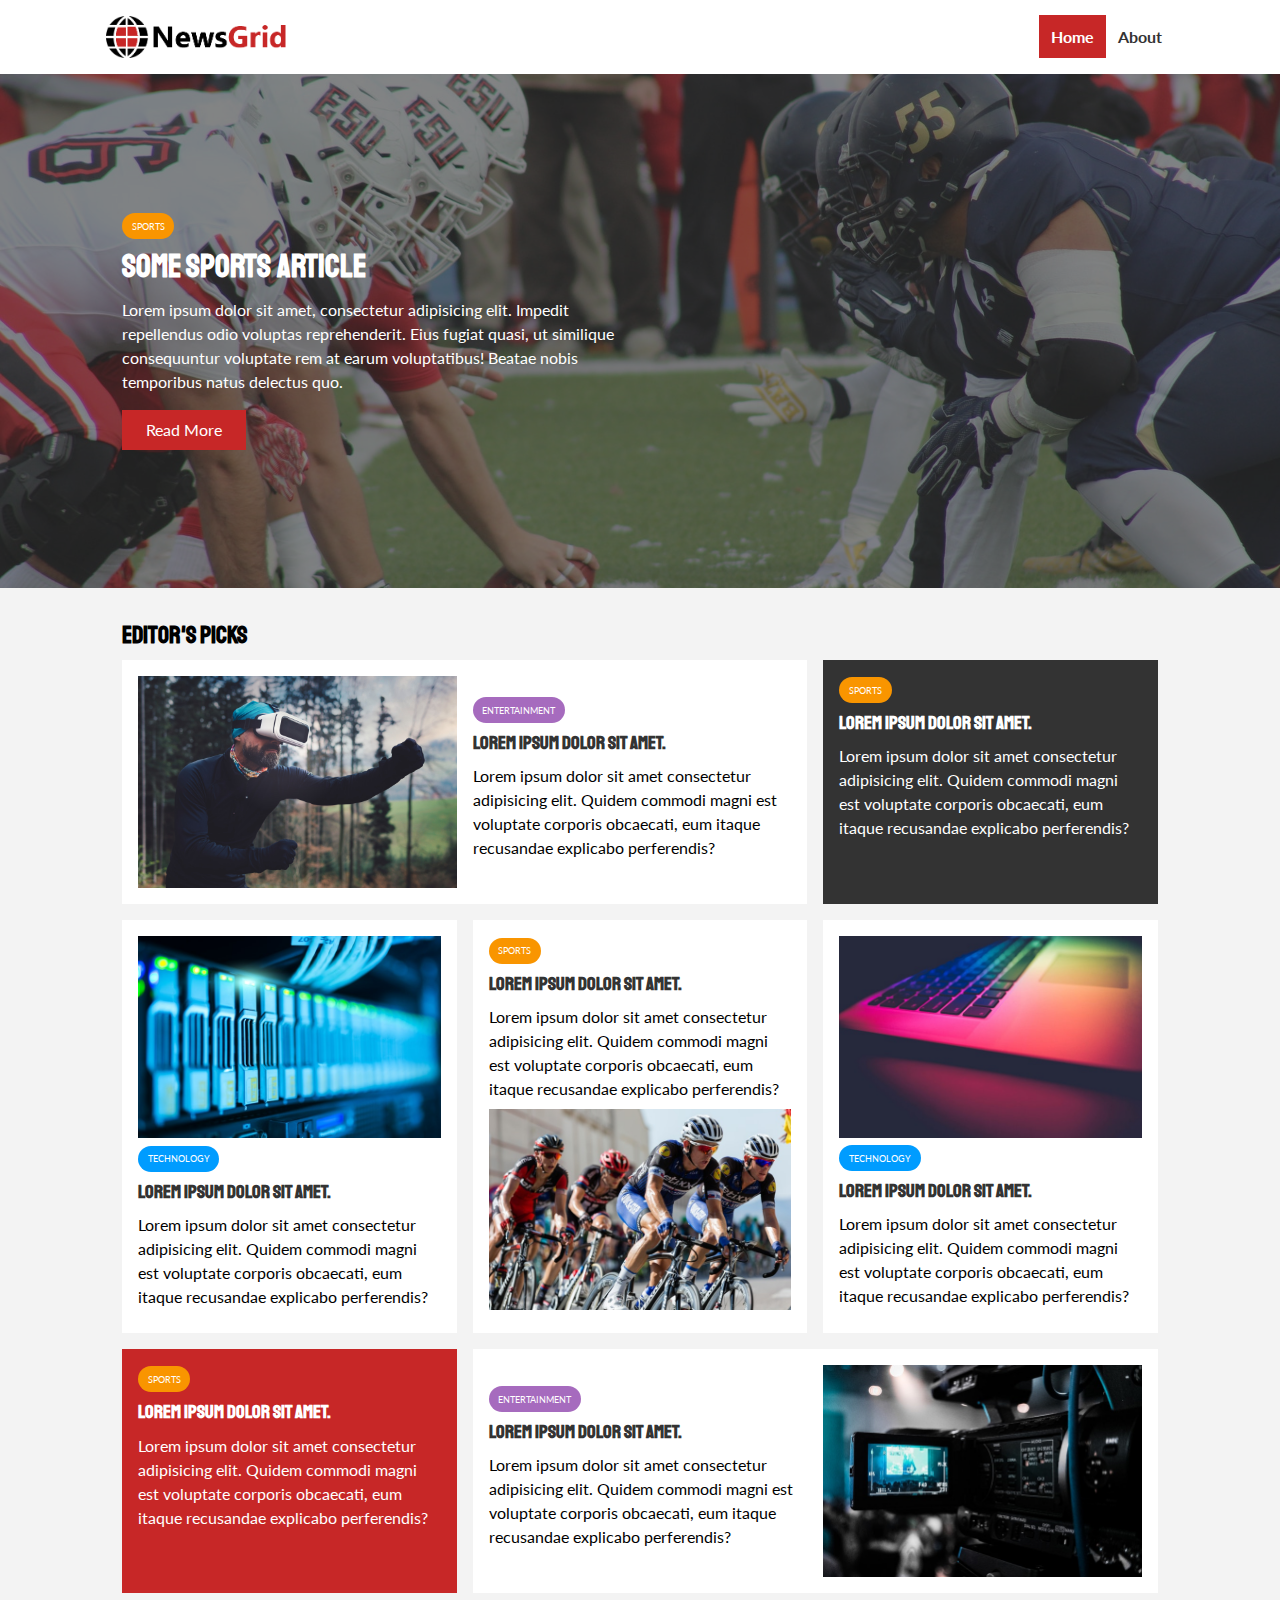
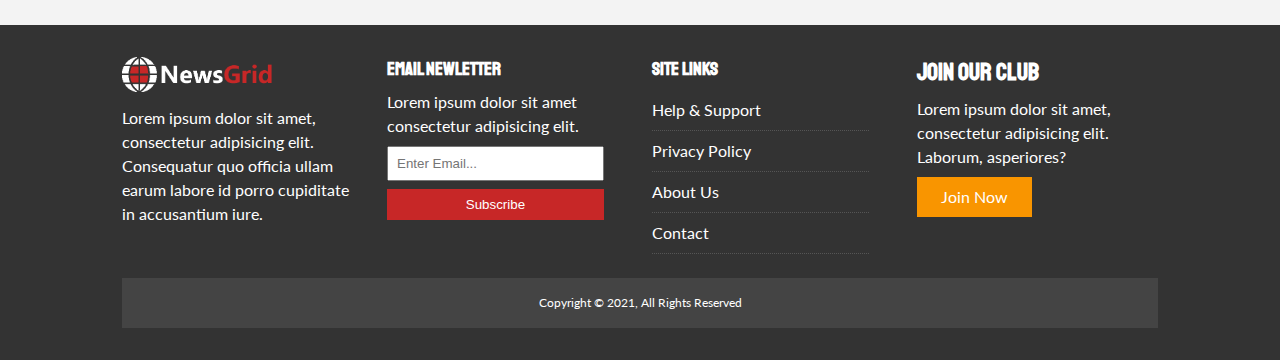
<file: index.html>
<!DOCTYPE html>
<html lang="en">
  <head>
    <meta charset="UTF-8" />
    <meta http-equiv="X-UA-Compatible" content="IE=edge" />
    <meta name="viewport" content="width=device-width, initial-scale=1.0" />
    <link
      rel="stylesheet"
      href="https://use.fontawesome.com/releases/v5.15.3/css/all.css"
      integrity="sha384-SZXxX4whJ79/gErwcOYf+zWLeJdY/qpuqC4cAa9rOGUstPomtqpuNWT9wdPEn2fk"
      crossorigin="anonymous"
    />
    <link
      href="https://fonts.googleapis.com/css2?family=Lato&family=Staatliches&display=swap"
      rel="stylesheet"
    />
    <link rel="stylesheet" href="css/style.css" />
    <link
      rel="stylesheet"
      media="screen and (max-width: 768px)"
      href="css/mobile.css"
    />
    <link rel="shortcut icon" type="image/x-icon" href="favicon.ico" />
    <title>News Grid | Latest News</title>
  </head>
  <body>
    <nav id="main-nav">
      <div class="container">
        <img src="img/logo.png" alt="NewsGrid" class="logo" />
        <div class="social">
          <a href="http://facebook.com" target="_blank">
            <i class="fab fa-facebook fa-2x"></i>
          </a>
          <a href="http://twitter.com" target="_blank">
            <i class="fab fa-twitter fa-2x"></i>
          </a>
          <a href="http://instagram.com" target="_blank">
            <i class="fab fa-instagram fa-2x"></i>
          </a>
          <a href="http://youtube.com" target="_blank">
            <i class="fab fa-youtube fa-2x"></i>
          </a>
        </div>

        <ul>
          <li>
            <a href="index.html" class="current">Home</a>
          </li>
          <li>
            <a href="about.html">About</a>
          </li>
        </ul>
      </div>
    </nav>

    <!-- Showcase -->
    <header id="showcase">
      <div class="container">
        <div class="showcase-container">
          <div class="showcase-content">
            <div class="category category-sports">Sports</div>
            <h1>Some Sports Article</h1>
            <p>
              Lorem ipsum dolor sit amet, consectetur adipisicing elit. Impedit
              repellendus odio voluptas reprehenderit. Eius fugiat quasi, ut
              similique consequuntur voluptate rem at earum voluptatibus! Beatae
              nobis temporibus natus delectus quo.
            </p>
            <a href="article.html" class="btn btn-primary">Read More</a>
          </div>
        </div>
      </div>
    </header>

    <!-- Home Articles -->
    <section id="home-articles" class="py-2">
      <div class="container">
        <h2>Editor's Picks</h2>
        <div class="articles-container">
          <article class="card">
            <img src="/img/articles/ent1.jpg" alt="" />
            <div>
              <div class="category category-ent">Entertainment</div>
              <h3>
                <a href="article.html">Lorem ipsum dolor sit amet.</a>
              </h3>
              <p>
                Lorem ipsum dolor sit amet consectetur adipisicing elit. Quidem
                commodi magni est voluptate corporis obcaecati, eum itaque
                recusandae explicabo perferendis?
              </p>
            </div>
          </article>
          <article class="card bg-dark">
            <div class="category category-sports">Sports</div>
            <h3>
              <a href="article.html">Lorem ipsum dolor sit amet.</a>
            </h3>
            <p>
              Lorem ipsum dolor sit amet consectetur adipisicing elit. Quidem
              commodi magni est voluptate corporis obcaecati, eum itaque
              recusandae explicabo perferendis?
            </p>
          </article>
          <article class="card">
            <img src="/img/articles/tech1.jpg" alt="" />
            <div class="category category-tech">Technology</div>
            <h3>
              <a href="article.html">Lorem ipsum dolor sit amet.</a>
            </h3>
            <p>
              Lorem ipsum dolor sit amet consectetur adipisicing elit. Quidem
              commodi magni est voluptate corporis obcaecati, eum itaque
              recusandae explicabo perferendis?
            </p>
          </article>
          <article class="card">
            <div class="category category-sports">Sports</div>
            <h3>
              <a href="article.html">Lorem ipsum dolor sit amet.</a>
            </h3>
            <p>
              Lorem ipsum dolor sit amet consectetur adipisicing elit. Quidem
              commodi magni est voluptate corporis obcaecati, eum itaque
              recusandae explicabo perferendis?
            </p>
            <img src="/img/articles/sports1.jpg" alt="" />
          </article>
          <article class="card">
            <img src="/img/articles/tech2.jpg" alt="" />
            <div class="category category-tech">Technology</div>
            <h3>
              <a href="article.html">Lorem ipsum dolor sit amet.</a>
            </h3>
            <p>
              Lorem ipsum dolor sit amet consectetur adipisicing elit. Quidem
              commodi magni est voluptate corporis obcaecati, eum itaque
              recusandae explicabo perferendis?
            </p>
          </article>
          <article class="card bg-primary">
            <div class="category category-sports">Sports</div>
            <h3>
              <a href="article.html">Lorem ipsum dolor sit amet.</a>
            </h3>
            <p>
              Lorem ipsum dolor sit amet consectetur adipisicing elit. Quidem
              commodi magni est voluptate corporis obcaecati, eum itaque
              recusandae explicabo perferendis?
            </p>
          </article>
          <article class="card">
            <div>
              <div class="category category-ent">Entertainment</div>
              <h3>
                <a href="article.html">Lorem ipsum dolor sit amet.</a>
              </h3>
              <p>
                Lorem ipsum dolor sit amet consectetur adipisicing elit. Quidem
                commodi magni est voluptate corporis obcaecati, eum itaque
                recusandae explicabo perferendis?
              </p>
            </div>
            <img src="/img/articles/ent2.jpg" alt="" />
          </article>
        </div>
      </div>
    </section>

    <!-- Footer -->
    <footer id="main-footer" class="py-2">
      <div class="container footer-container">
        <div>
          <img src="img/logo_light.png" alt="NewsGrid" />
          <p>
            Lorem ipsum dolor sit amet, consectetur adipisicing elit.
            Consequatur quo officia ullam earum labore id porro cupiditate in
            accusantium iure.
          </p>
        </div>
        <div>
          <h3>Email Newletter</h3>
          <p>Lorem ipsum dolor sit amet consectetur adipisicing elit.</p>
          <form>
            <input type="email" placeholder="Enter Email..." />
            <input type="submit" value="Subscribe" class="btn btn-primary" />
          </form>
        </div>
        <div>
          <h3>Site Links</h3>
          <ul class="list">
            <li><a href="#">Help & Support</a></li>
            <li><a href="#">Privacy Policy</a></li>
            <li><a href="#">About Us</a></li>
            <li><a href="#">Contact</a></li>
          </ul>
        </div>
        <div>
          <h2>Join Our Club</h2>
          <p>
            Lorem ipsum dolor sit amet, consectetur adipisicing elit. Laborum,
            asperiores?
          </p>
          <a href="#" class="btn btn-secondary">Join Now</a>
        </div>
        <div>
          <p>Copyright &copy; 2021, All Rights Reserved</p>
        </div>
      </div>
    </footer>
  </body>
</html>
</file>
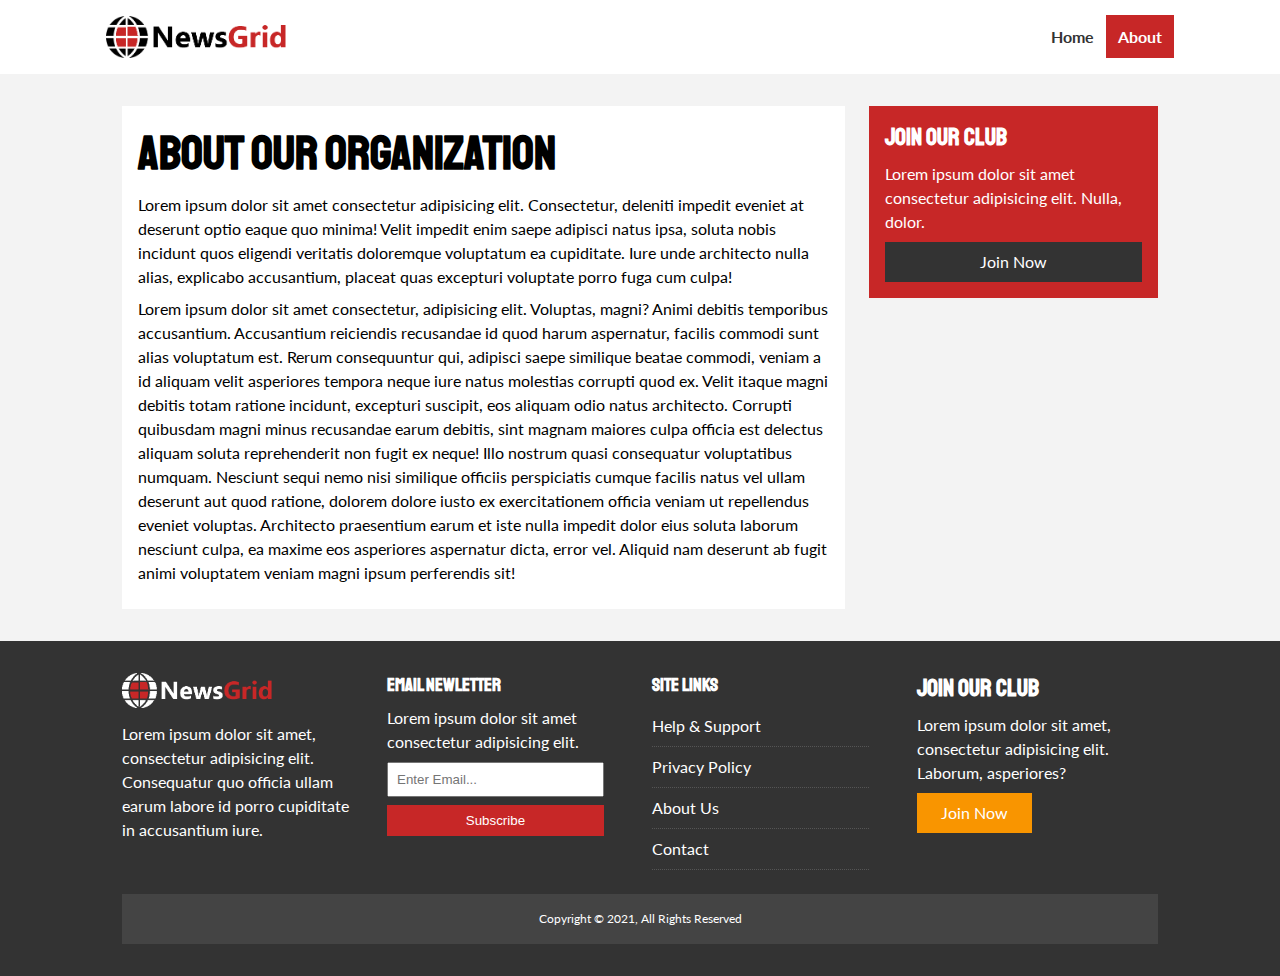
<file: about.html>
<!DOCTYPE html>
<html lang="en">
  <head>
    <meta charset="UTF-8" />
    <meta http-equiv="X-UA-Compatible" content="IE=edge" />
    <meta name="viewport" content="width=device-width, initial-scale=1.0" />
    <link
      rel="stylesheet"
      href="https://use.fontawesome.com/releases/v5.15.3/css/all.css"
      integrity="sha384-SZXxX4whJ79/gErwcOYf+zWLeJdY/qpuqC4cAa9rOGUstPomtqpuNWT9wdPEn2fk"
      crossorigin="anonymous"
    />
    <link
      href="https://fonts.googleapis.com/css2?family=Lato&family=Staatliches&display=swap"
      rel="stylesheet"
    />
    <link rel="stylesheet" href="css/style.css" />
    <link
      rel="stylesheet"
      media="screen and (max-width: 768px)"
      href="css/mobile.css"
    />
    <link rel="shortcut icon" type="image/x-icon" href="favicon.ico" />
    <title>News Grid | About</title>
  </head>
  <body>
    <nav id="main-nav">
      <div class="container">
        <img src="img/logo.png" alt="NewsGrid" class="logo" />
        <div class="social">
          <a href="http://facebook.com" target="_blank">
            <i class="fab fa-facebook fa-2x"></i>
          </a>
          <a href="http://twitter.com" target="_blank">
            <i class="fab fa-twitter fa-2x"></i>
          </a>
          <a href="http://instagram.com" target="_blank">
            <i class="fab fa-instagram fa-2x"></i>
          </a>
          <a href="http://youtube.com" target="_blank">
            <i class="fab fa-youtube fa-2x"></i>
          </a>
        </div>

        <ul>
          <li>
            <a href="index.html">Home</a>
          </li>
          <li>
            <a href="about.html" class="current">About</a>
          </li>
        </ul>
      </div>
    </nav>

    <section id="about">
      <div class="container">
        <div class="page-container">
          <article class="card">
            <h1 class="l-heading">About Our Organization</h1>
            <p>
              Lorem ipsum dolor sit amet consectetur adipisicing elit.
              Consectetur, deleniti impedit eveniet at deserunt optio eaque quo
              minima! Velit impedit enim saepe adipisci natus ipsa, soluta nobis
              incidunt quos eligendi veritatis doloremque voluptatum ea
              cupiditate. Iure unde architecto nulla alias, explicabo
              accusantium, placeat quas excepturi voluptate porro fuga cum
              culpa!
            </p>
            <p>
              Lorem ipsum dolor sit amet consectetur, adipisicing elit.
              Voluptas, magni? Animi debitis temporibus accusantium. Accusantium
              reiciendis recusandae id quod harum aspernatur, facilis commodi
              sunt alias voluptatum est. Rerum consequuntur qui, adipisci saepe
              similique beatae commodi, veniam a id aliquam velit asperiores
              tempora neque iure natus molestias corrupti quod ex. Velit itaque
              magni debitis totam ratione incidunt, excepturi suscipit, eos
              aliquam odio natus architecto. Corrupti quibusdam magni minus
              recusandae earum debitis, sint magnam maiores culpa officia est
              delectus aliquam soluta reprehenderit non fugit ex neque! Illo
              nostrum quasi consequatur voluptatibus numquam. Nesciunt sequi
              nemo nisi similique officiis perspiciatis cumque facilis natus vel
              ullam deserunt aut quod ratione, dolorem dolore iusto ex
              exercitationem officia veniam ut repellendus eveniet voluptas.
              Architecto praesentium earum et iste nulla impedit dolor eius
              soluta laborum nesciunt culpa, ea maxime eos asperiores aspernatur
              dicta, error vel. Aliquid nam deserunt ab fugit animi voluptatem
              veniam magni ipsum perferendis sit!
            </p>
          </article>
          <aside class="card bg-primary">
            <h2>Join Our Club</h2>
            <p>
              Lorem ipsum dolor sit amet consectetur adipisicing elit. Nulla,
              dolor.
            </p>
            <a href="#" class="btn btn-dark btn-block">Join Now</a>
          </aside>
        </div>
      </div>
    </section>

    <!-- Footer -->
    <footer id="main-footer" class="py-2">
      <div class="container footer-container">
        <div>
          <img src="img/logo_light.png" alt="NewsGrid" />
          <p>
            Lorem ipsum dolor sit amet, consectetur adipisicing elit.
            Consequatur quo officia ullam earum labore id porro cupiditate in
            accusantium iure.
          </p>
        </div>
        <div>
          <h3>Email Newletter</h3>
          <p>Lorem ipsum dolor sit amet consectetur adipisicing elit.</p>
          <form>
            <input type="email" placeholder="Enter Email..." />
            <input type="submit" value="Subscribe" class="btn btn-primary" />
          </form>
        </div>
        <div>
          <h3>Site Links</h3>
          <ul class="list">
            <li><a href="#">Help & Support</a></li>
            <li><a href="#">Privacy Policy</a></li>
            <li><a href="#">About Us</a></li>
            <li><a href="#">Contact</a></li>
          </ul>
        </div>
        <div>
          <h2>Join Our Club</h2>
          <p>
            Lorem ipsum dolor sit amet, consectetur adipisicing elit. Laborum,
            asperiores?
          </p>
          <a href="#" class="btn btn-secondary">Join Now</a>
        </div>
        <div>
          <p>Copyright &copy; 2021, All Rights Reserved</p>
        </div>
      </div>
    </footer>
  </body>
</html>
</file>
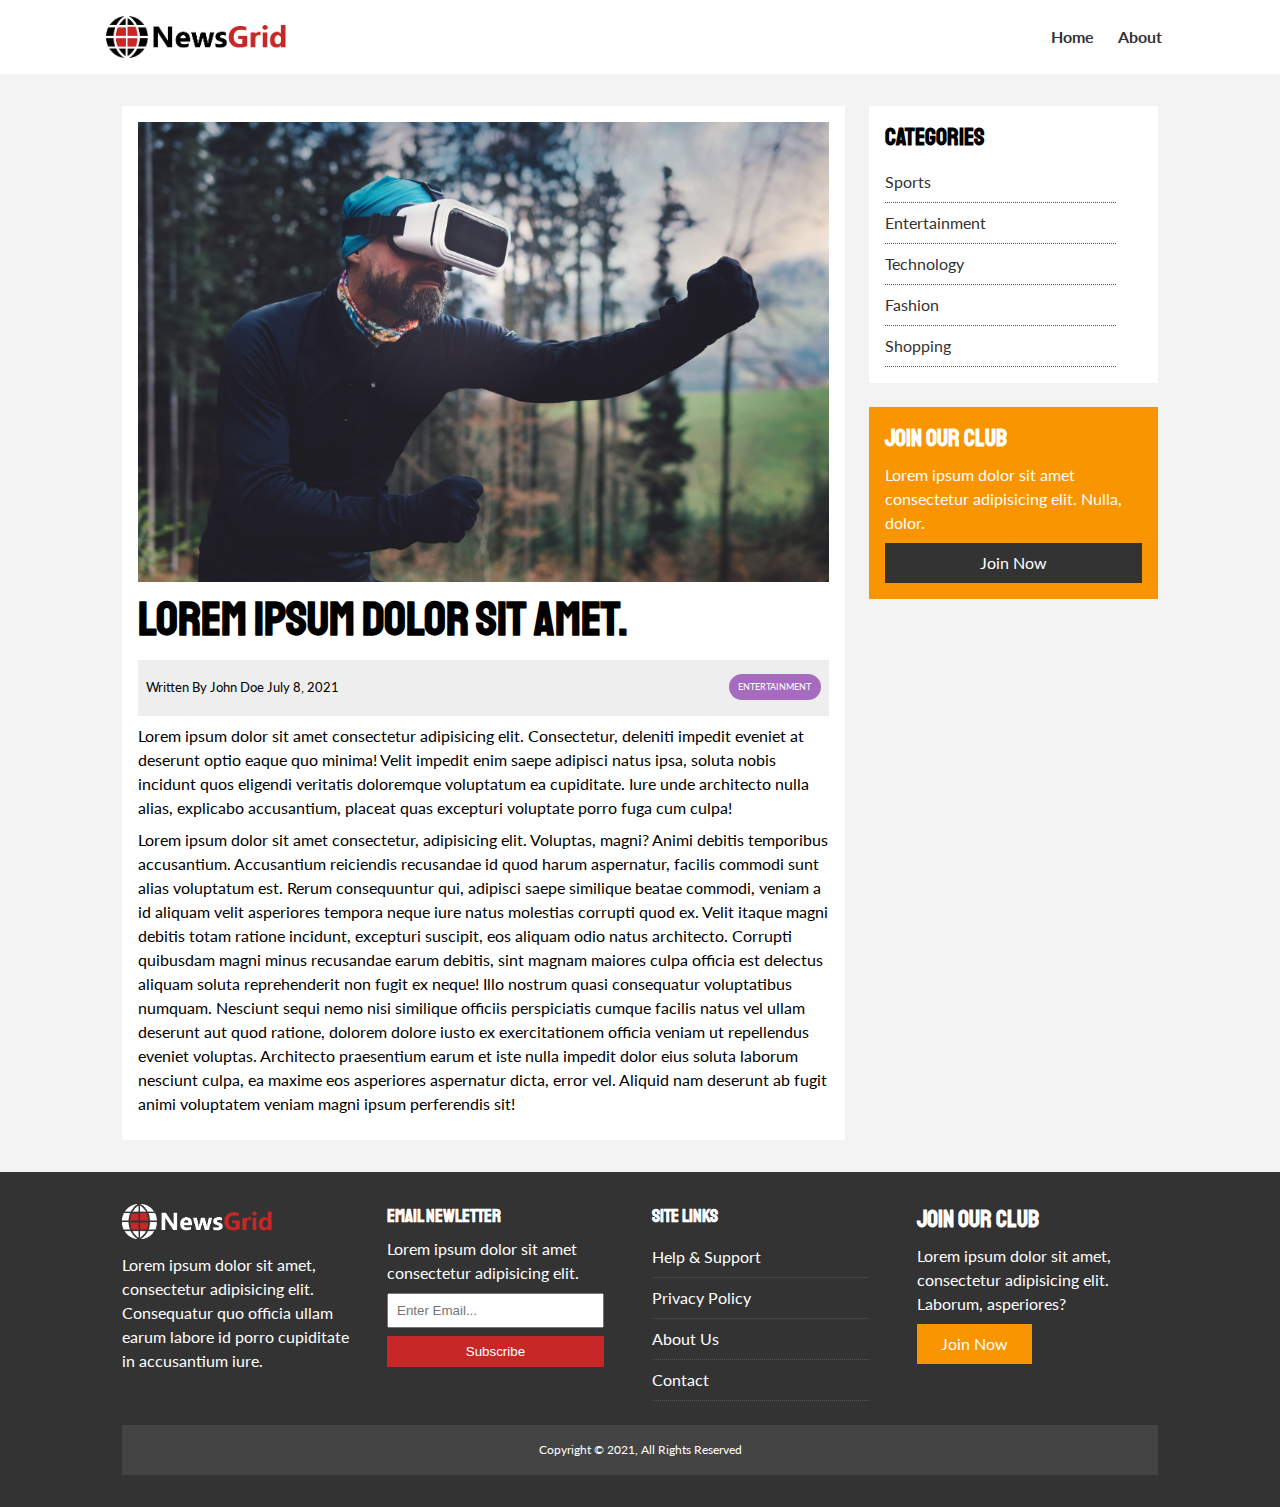
<file: article.html>
<!DOCTYPE html>
<html lang="en">
  <head>
    <meta charset="UTF-8" />
    <meta http-equiv="X-UA-Compatible" content="IE=edge" />
    <meta name="viewport" content="width=device-width, initial-scale=1.0" />
    <link
      rel="stylesheet"
      href="https://use.fontawesome.com/releases/v5.15.3/css/all.css"
      integrity="sha384-SZXxX4whJ79/gErwcOYf+zWLeJdY/qpuqC4cAa9rOGUstPomtqpuNWT9wdPEn2fk"
      crossorigin="anonymous"
    />
    <link
      href="https://fonts.googleapis.com/css2?family=Lato&family=Staatliches&display=swap"
      rel="stylesheet"
    />
    <link rel="stylesheet" href="css/style.css" />
    <link
      rel="stylesheet"
      media="screen and (max-width: 768px)"
      href="css/mobile.css"
    />
    <link rel="shortcut icon" type="image/x-icon" href="favicon.ico" />
    <title>News Grid | Latest News</title>
  </head>
  <body>
    <nav id="main-nav">
      <div class="container">
        <img src="img/logo.png" alt="NewsGrid" class="logo" />
        <div class="social">
          <a href="http://facebook.com" target="_blank">
            <i class="fab fa-facebook fa-2x"></i>
          </a>
          <a href="http://twitter.com" target="_blank">
            <i class="fab fa-twitter fa-2x"></i>
          </a>
          <a href="http://instagram.com" target="_blank">
            <i class="fab fa-instagram fa-2x"></i>
          </a>
          <a href="http://youtube.com" target="_blank">
            <i class="fab fa-youtube fa-2x"></i>
          </a>
        </div>

        <ul>
          <li>
            <a href="index.html">Home</a>
          </li>
          <li>
            <a href="about.html">About</a>
          </li>
        </ul>
      </div>
    </nav>

    <section id="article">
      <div class="container">
        <div class="page-container">
          <article class="card">
            <img src="img/articles/ent1.jpg" alt="Entertainment" />
            <h1 class="l-heading">Lorem ipsum dolor sit amet.</h1>
            <div class="meta">
              <small>
                <i class="fas fa-user"></i> Written By John Doe July 8, 2021
              </small>
              <div class="category category-ent">Entertainment</div>
            </div>
            <p>
              Lorem ipsum dolor sit amet consectetur adipisicing elit.
              Consectetur, deleniti impedit eveniet at deserunt optio eaque quo
              minima! Velit impedit enim saepe adipisci natus ipsa, soluta nobis
              incidunt quos eligendi veritatis doloremque voluptatum ea
              cupiditate. Iure unde architecto nulla alias, explicabo
              accusantium, placeat quas excepturi voluptate porro fuga cum
              culpa!
            </p>
            <p>
              Lorem ipsum dolor sit amet consectetur, adipisicing elit.
              Voluptas, magni? Animi debitis temporibus accusantium. Accusantium
              reiciendis recusandae id quod harum aspernatur, facilis commodi
              sunt alias voluptatum est. Rerum consequuntur qui, adipisci saepe
              similique beatae commodi, veniam a id aliquam velit asperiores
              tempora neque iure natus molestias corrupti quod ex. Velit itaque
              magni debitis totam ratione incidunt, excepturi suscipit, eos
              aliquam odio natus architecto. Corrupti quibusdam magni minus
              recusandae earum debitis, sint magnam maiores culpa officia est
              delectus aliquam soluta reprehenderit non fugit ex neque! Illo
              nostrum quasi consequatur voluptatibus numquam. Nesciunt sequi
              nemo nisi similique officiis perspiciatis cumque facilis natus vel
              ullam deserunt aut quod ratione, dolorem dolore iusto ex
              exercitationem officia veniam ut repellendus eveniet voluptas.
              Architecto praesentium earum et iste nulla impedit dolor eius
              soluta laborum nesciunt culpa, ea maxime eos asperiores aspernatur
              dicta, error vel. Aliquid nam deserunt ab fugit animi voluptatem
              veniam magni ipsum perferendis sit!
            </p>
          </article>

          <aside id="categories" class="card">
            <h2>Categories</h2>
            <ul class="list">
              <li>
                <a href="#"><i class="fas fa-chevron-right"></i> Sports</a>
              </li>
              <li>
                <a href="#"
                  ><i class="fas fa-chevron-right"></i> Entertainment</a
                >
              </li>
              <li>
                <a href="#"><i class="fas fa-chevron-right"></i> Technology</a>
              </li>
              <li>
                <a href="#"><i class="fas fa-chevron-right"></i> Fashion</a>
              </li>
              <li>
                <a href="#"><i class="fas fa-chevron-right"></i> Shopping</a>
              </li>
            </ul>
          </aside>

          <aside class="card bg-secondary">
            <h2>Join Our Club</h2>
            <p>
              Lorem ipsum dolor sit amet consectetur adipisicing elit. Nulla,
              dolor.
            </p>
            <a href="#" class="btn btn-dark btn-block">Join Now</a>
          </aside>
        </div>
      </div>
    </section>

    <!-- Footer -->
    <footer id="main-footer" class="py-2">
      <div class="container footer-container">
        <div>
          <img src="img/logo_light.png" alt="NewsGrid" />
          <p>
            Lorem ipsum dolor sit amet, consectetur adipisicing elit.
            Consequatur quo officia ullam earum labore id porro cupiditate in
            accusantium iure.
          </p>
        </div>
        <div>
          <h3>Email Newletter</h3>
          <p>Lorem ipsum dolor sit amet consectetur adipisicing elit.</p>
          <form>
            <input type="email" placeholder="Enter Email..." />
            <input type="submit" value="Subscribe" class="btn btn-primary" />
          </form>
        </div>
        <div>
          <h3>Site Links</h3>
          <ul class="list">
            <li><a href="#">Help & Support</a></li>
            <li><a href="#">Privacy Policy</a></li>
            <li><a href="#">About Us</a></li>
            <li><a href="#">Contact</a></li>
          </ul>
        </div>
        <div>
          <h2>Join Our Club</h2>
          <p>
            Lorem ipsum dolor sit amet, consectetur adipisicing elit. Laborum,
            asperiores?
          </p>
          <a href="#" class="btn btn-secondary">Join Now</a>
        </div>
        <div>
          <p>Copyright &copy; 2021, All Rights Reserved</p>
        </div>
      </div>
    </footer>
  </body>
</html>
</file>
<file: css/style.css>
:root {
  --primary-color: #c72727;
  --secondary-color: #f99500;
  --light-color: #f3f3f3;
  --dark-color: #333;
  --max-width: 1100px;
}

.category {
  --sports-color: #f99500;
  --ent-color: #a66bbe;
  --tech-color: #009cff;
}

* {
  margin: 0;
  padding: 0;
  box-sizing: border-box;
}

body {
  font-family: 'Lato', sans-serif;
  line-height: 1.5;
  background: var(--light-color);
}

a {
  color: var(--dark-color);
  text-decoration: none;
}

ul {
  list-style: none;
}

p {
  margin: 0.5rem 0;
}

img {
  width: 100%;
}

h1,
h2,
h3,
h4,
h5,
h6 {
  font-family: 'Staatliches', cursive;
  margin-bottom: 0.55rem;
  line-height: 1.3;
}

/* Utility */
.container {
  max-width: var(--max-width);
  margin: auto;
  padding: 0 2rem;
  overflow: hidden;
}

.category {
  display: inline-block;
  color: #fff;
  font-size: 0.55rem;
  text-transform: uppercase;
  padding: 0.4rem 0.6rem;
  border-radius: 15px;
  margin-bottom: 0.5rem;
}

.category-sports {
  background: var(--sports-color);
}

.category-ent {
  background: var(--ent-color);
}

.category-tech {
  background: var(--tech-color);
}

.btn {
  display: inline-block;
  border: none;
  background: var(--dark-color);
  color: #fff;
  padding: 0.5rem 1.5rem;
}

.btn-light {
  background: var(--light-color);
}

.btn-primary {
  background: var(--primary-color);
}

.btn-secondary {
  background: var(--secondary-color);
}

.btn:hover {
  opacity: 0.9;
}

.btn-block {
  display: block;
  width: 100%;
  text-align: center;
}

.card {
  background: #fff;
  padding: 1rem;
}

.bg-dark {
  background: var(--dark-color);
  color: #fff;
}

.bg-primary {
  background: var(--primary-color);
  color: #fff;
}

.bg-secondary {
  background: var(--secondary-color);
  color: #fff;
}

.bg-dark h1,
.bg-dark h2,
.bg-dark h3,
.bg-dark h4,
.bg-dark a,
.bg-primary h1,
.bg-primary h2,
.bg-primary h3,
.bg-primary h4,
.bg-primary a,
.bg-secondary h1,
.bg-secondary h2,
.bg-secondary h3,
.bg-secondary h4,
.bg-secondary a {
  color: #fff;
}

.py-1 {
  padding: 1.5rem 0;
}

.py-2 {
  padding: 2rem 0;
}

.py-3 {
  padding: 3rem 0;
}

.p-1 {
  padding: 1.5rem;
}

.p-2 {
  padding: 2rem;
}

.p-3 {
  padding: 3rem;
}

.l-heading {
  font-size: 3rem;
}

.list li {
  padding: 0.5rem 0;
  border-bottom: #555 dotted 1px;
  width: 90%;
}

.list li a:hover {
  color: var(--primary-color) !important;
}

/* Inner page grid container */
.page-container {
  display: grid;
  grid-template-columns: 5fr 2fr;
  margin: 2rem 0;
  grid-gap: 1.5rem;
}

.page-container > *:first-child {
  grid-row: 1 / span 3;
}

/* Navigation */
#main-nav {
  background: #fff;
  position: sticky;
  top: 0;
  z-index: 2;
}

#main-nav .container {
  display: grid;
  grid-template-columns: 6fr 3fr 2fr;
  padding: 1rem;
  align-items: center;
}

#main-nav .logo {
  width: 180px;
}

#main-nav ul {
  justify-self: end;
  display: flex;
}

#main-nav ul li a {
  padding: 0.75rem;
  font-weight: bold;
}

#main-nav ul li a.current {
  background: var(--primary-color);
  color: #fff;
}

#main-nav ul li a:hover {
  background: var(--light-color);
  color: var(--dark-color);
}

#main-nav .social {
  justify-self: center;
}

#main-nav .social i {
  color: #777;
  margin-right: 0.5rem;
}

/* Showcase */
#showcase {
  color: #fff;
  background: var(--dark-color);
  padding: 2rem;
  position: relative;
}

#showcase::before {
  content: '';
  background: url('../img/featured.jpg') no-repeat center center/cover;
  position: absolute;
  top: 0;
  left: 0;
  width: 100%;
  height: 100%;
  opacity: 0.4;
}

#showcase .showcase-container {
  display: grid;
  grid-template-columns: repeat(2, 1fr);
  justify-content: center;
  align-items: center;
  height: 50vh;
}

#showcase .showcase-content {
  z-index: 1;
}

#showcase .showcase-content p {
  margin-bottom: 1rem;
}

/* Home Articles */
#home-articles .articles-container {
  display: grid;
  grid-template-columns: repeat(3, 1fr);
  grid-gap: 1rem;
}

#home-articles .articles-container > *:first-child,
#home-articles .articles-container > *:last-child {
  display: grid;
  grid-template-columns: repeat(2, 1fr);
  grid-gap: 1rem;
  align-items: center;
  grid-column: 1 / span 2;
}

#home-articles .articles-container > *:last-child {
  grid-column: 2 / span 2;
}

#article .meta {
  display: flex;
  justify-content: space-between;
  align-items: center;
  background: #eee;
  padding: 0.5rem;
}

#article .meta .category {
  margin-top: 0.4rem;
}

/* Footer */
#main-footer {
  background: var(--dark-color);
  color: #fff;
}

#main-footer img {
  width: 150px;
}

#main-footer a {
  color: #fff;
}

#main-footer .footer-container {
  display: grid;
  grid-template-columns: repeat(4, 1fr);
  grid-gap: 1.5rem;
}

#main-footer .footer-container > *:last-child {
  background: #444;
  grid-column: 1 / span 4;
  padding: 0.5rem;
  text-align: center;
  font-size: 0.75rem;
}

#main-footer .footer-container input[type='email'] {
  width: 90%;
  padding: 0.5rem;
  margin-bottom: 0.5rem;
}

#main-footer .footer-container input[type='submit'] {
  width: 90%;
}
</file>
<file: css/mobile.css>
/* Navigation */
#main-nav .social {
  display: none;
}

#main-nav .container {
  grid-template-columns: 1fr;
  grid-gap: 1.2rem;
}

#main-nav ul,
#main-nav .logo {
  justify-self: center;
}

#main-nav ul li a {
  padding: 0.5rem;
}

#home-articles .articles-container {
  grid-template-columns: repeat(2, 1fr);
}

#home-articles .articles-container > *:first-child,
#home-articles .articles-container > *:last-child {
  grid-template-columns: 1fr;
  grid-column: 1;
}

@media (max-width: 600px) {
  /* Stack Grid Items */
  #showcase .showcase-container,
  #home-articles .articles-container,
  #main-footer .footer-container {
    grid-template-columns: 1fr;
  }

  #main-footer .footer-container > *:last-child {
    grid-column: 1;
  }

  #main-footer .footer-container > *:first-child,
  #main-footer .footer-container > *:nth-child(2) {
    border-bottom: #444 dotted 1px;
    padding-bottom: 1rem;
  }

  .page-container {
    grid-template-columns: 1fr;
    text-align: center;
  }

  .page-container > *:first-child {
    grid-row: 1;
  }

  .l-heading {
    font-size: 2rem;
  }
}
</file>
